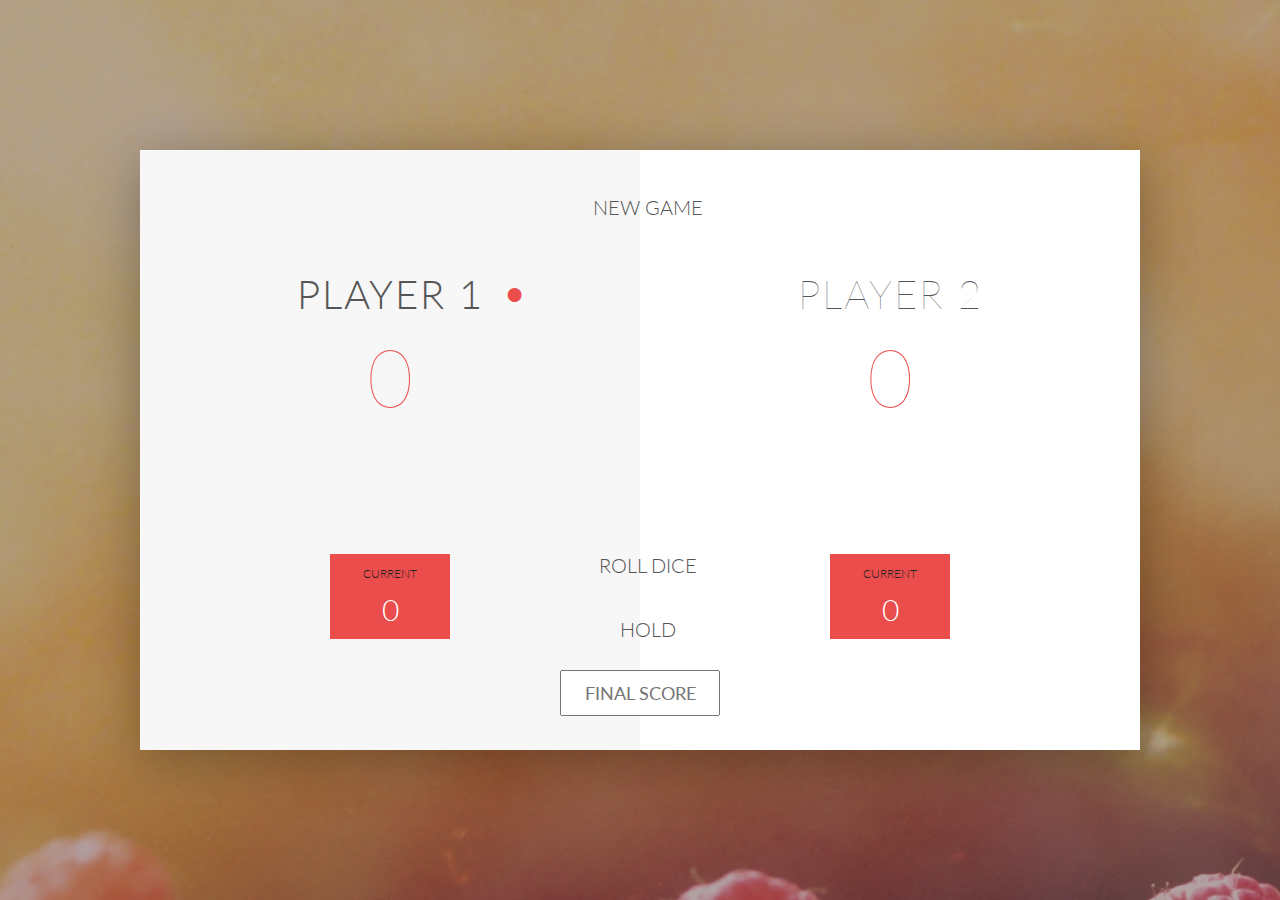
<file: s4/4-DOM-Pig-Game-Final/index.html>
<!DOCTYPE html>
<html lang="en">
    <head>
        <meta charset="UTF-8">
        <link href="https://fonts.googleapis.com/css?family=Lato:100,300,600" rel="stylesheet" type="text/css">
        <link href="http://code.ionicframework.com/ionicons/2.0.1/css/ionicons.min.css" rel="stylesheet" type="text/css">
        <link type="text/css" rel="stylesheet" href="style.css">
        
        <title>Pig Game</title>
    </head>

    <body>
        <div class="wrapper clearfix">
            <div class="player-0-panel active">
                <div class="player-name" id="name-0">Player 1</div>
                <div class="player-score" id="score-0">43</div>
                <div class="player-current-box">
                    <div class="player-current-label">Current</div>
                    <div class="player-current-score" id="current-0">11</div>
                </div>
            </div>
            
            <div class="player-1-panel">
                <div class="player-name" id="name-1">Player 2</div>
                <div class="player-score" id="score-1">72</div>
                <div class="player-current-box">
                    <div class="player-current-label">Current</div>
                    <div class="player-current-score" id="current-1">0</div>
                </div>
            </div>
            
            <button class="btn-new"><i class="ion-ios-plus-outline"></i>New game</button>
            <button class="btn-roll"><i class="ion-ios-loop"></i>Roll dice</button>
            <button class="btn-hold"><i class="ion-ios-download-outline"></i>Hold</button>
            
            <input type="text" placeholder="Final score" class="final-score">
            
            <img src="dice-5.png" alt="Dice" class="dice" id="dice-1">
            <img src="dice-5.png" alt="Dice" class="dice" id="dice-2">
        </div>
        
        <!--<script src="app.js"></script>-->
        <script src="challenges.js"></script>
    </body>
</html>
</file>
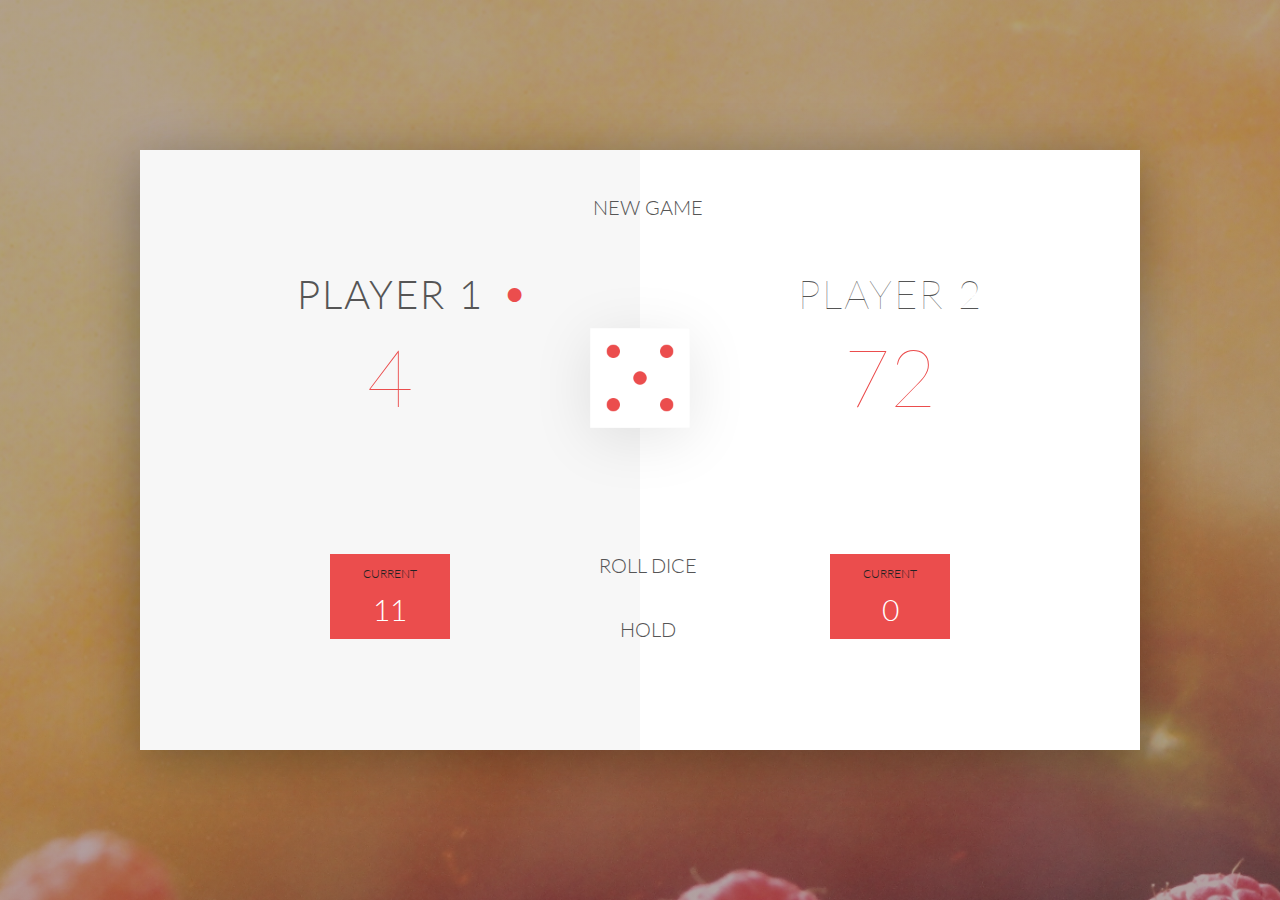
<file: s4/4-DOM-Pig-Game/index.html>
<!DOCTYPE html>
<html lang="en">
    <head>
        <meta charset="UTF-8">
        <link href="https://fonts.googleapis.com/css?family=Lato:100,300,600" rel="stylesheet" type="text/css">
        <link href="http://code.ionicframework.com/ionicons/2.0.1/css/ionicons.min.css" rel="stylesheet" type="text/css">
        <link type="text/css" rel="stylesheet" href="style.css">

        <title>Pig Game</title>
    </head>

    <body>
        <div class="wrapper clearfix">
            <div class="player-0-panel active">
                <div class="player-name" id="name-0">Player 1</div>
                <div class="player-score" id="score-0">43</div>
                <div class="player-current-box">
                    <div class="player-current-label">Current</div>
                    <div class="player-current-score" id="current-0">11</div>
                </div>
            </div>

            <div class="player-1-panel">
                <div class="player-name" id="name-1">Player 2</div>
                <div class="player-score" id="score-1">72</div>
                <div class="player-current-box">
                    <div class="player-current-label">Current</div>
                    <div class="player-current-score" id="current-1">0</div>
                </div>
            </div>

            <button class="btn-new"><i class="ion-ios-plus-outline"></i>New game</button>
            <button class="btn-roll"><i class="ion-ios-loop"></i>Roll dice</button>
            <button class="btn-hold"><i class="ion-ios-download-outline"></i>Hold</button>

            <img src="dice-5.png" alt="Dice" class="dice">
        </div>

        <script src="app.js"></script>
        <!-- <script src="notes-app.js"></script> -->
    </body>
</html>
</file>
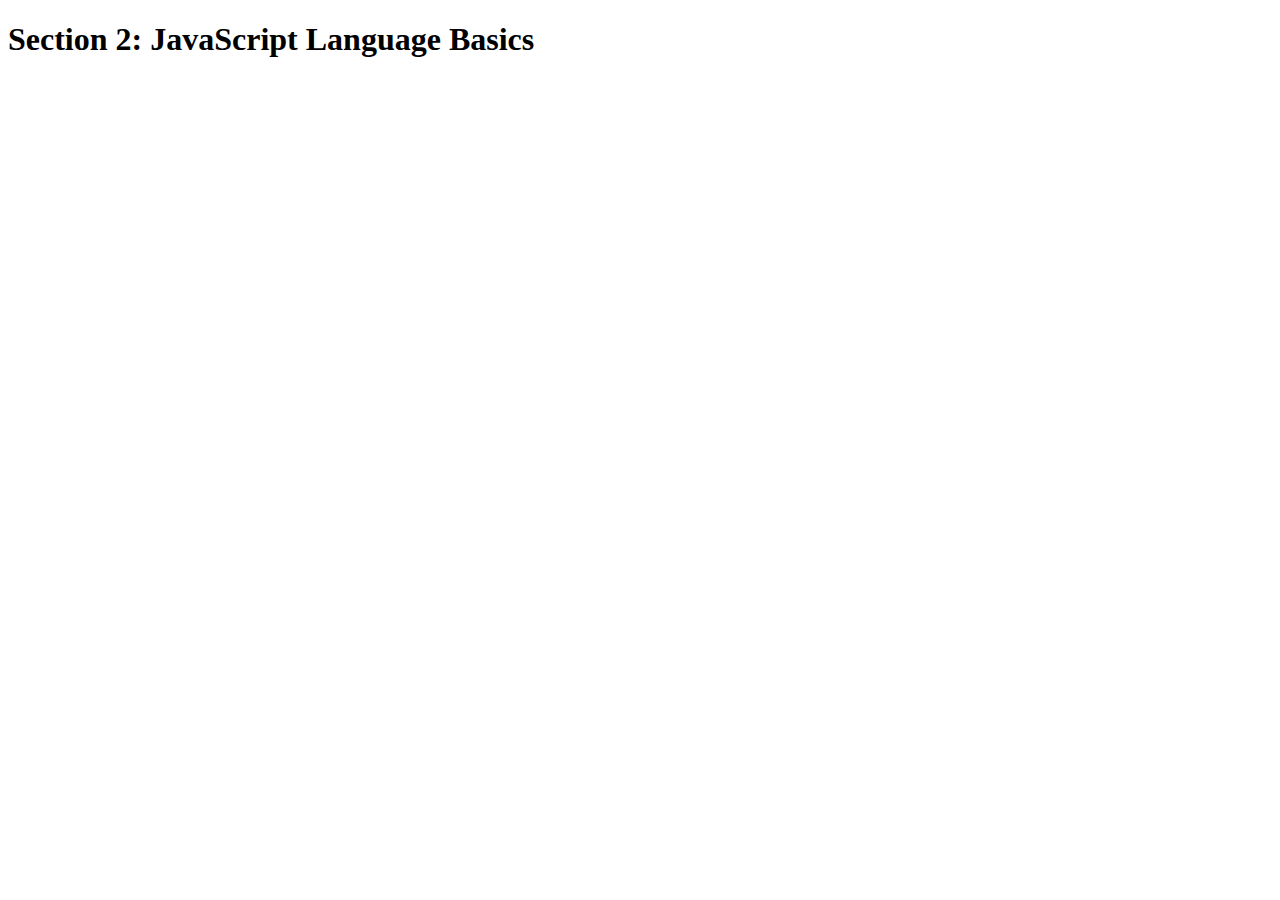
<file: coding-challenge1.html>
<!DOCTYPE html>

<!-- CODING CHALLENGE: simple game -->
<!-- winner = player with highest value of height (in cm) + 5 * player's age -->

<html lang="en">
    <head>
        <meta charset="UTF-8">
        <title>Section 2: JavaScript Language Basics</title>
    </head>

    <body>
        <h1>Section 2: JavaScript Language Basics</h1>
    </body>

    <script>
      // set vars
      var heightJohn = 100;
      var heightMike = 100;
      var heightJane = 100;

      var ageJohn = 20;
      var ageMike = 20;
      var ageJane = 20;

      // calculate scores
      var scoreJohn = heightJohn + 5 * ageJohn;
      var scoreMike = heightMike + 5 * ageMike;
      var scoreJane = heightJane + 5 * ageJane;

        // determine winner
        if (scoreMike > scoreJohn && scoreMike > scoreJane) {
          console.log('Mike wins the game with ' + scoreMike + ' points');
        }
        else if (scoreJohn > scoreMike && scoreJohn > scoreJane) {
          console.log('John wins the game with ' + scoreJohn + ' points');
        }
        else if (scoreJane > scoreJohn && scoreJane > scoreMike ) {
          console.log('Jane wins the game with ' + scoreJane + ' points');
        }

        // draw between 2 players
        else if (scoreJohn === scoreMike && scoreJohn > scoreJane) {
          console.log('It\'s a draw between John and Mike with ' + scoreJohn + ' points each!');
        }
        else if (scoreJane === scoreMike && scoreJane > scoreJohn) {
          console.log('It\'s a draw between Jane and Mike with ' + scoreJane + ' points each!');
        }
        else if (scoreJane === scoreJohn && scoreJane > scoreMike) {
          console.log('It\'s a draw between Jane and John with ' + scoreJane + ' points each!');
        }

        // draw between everybody
        else if (scoreJohn === scoreMike && scoreMike === scoreJane){
          console.log('It\'s a draw between everyone with ' + scoreJohn + ' points each!');
        }
    </script>
</html>
</file>
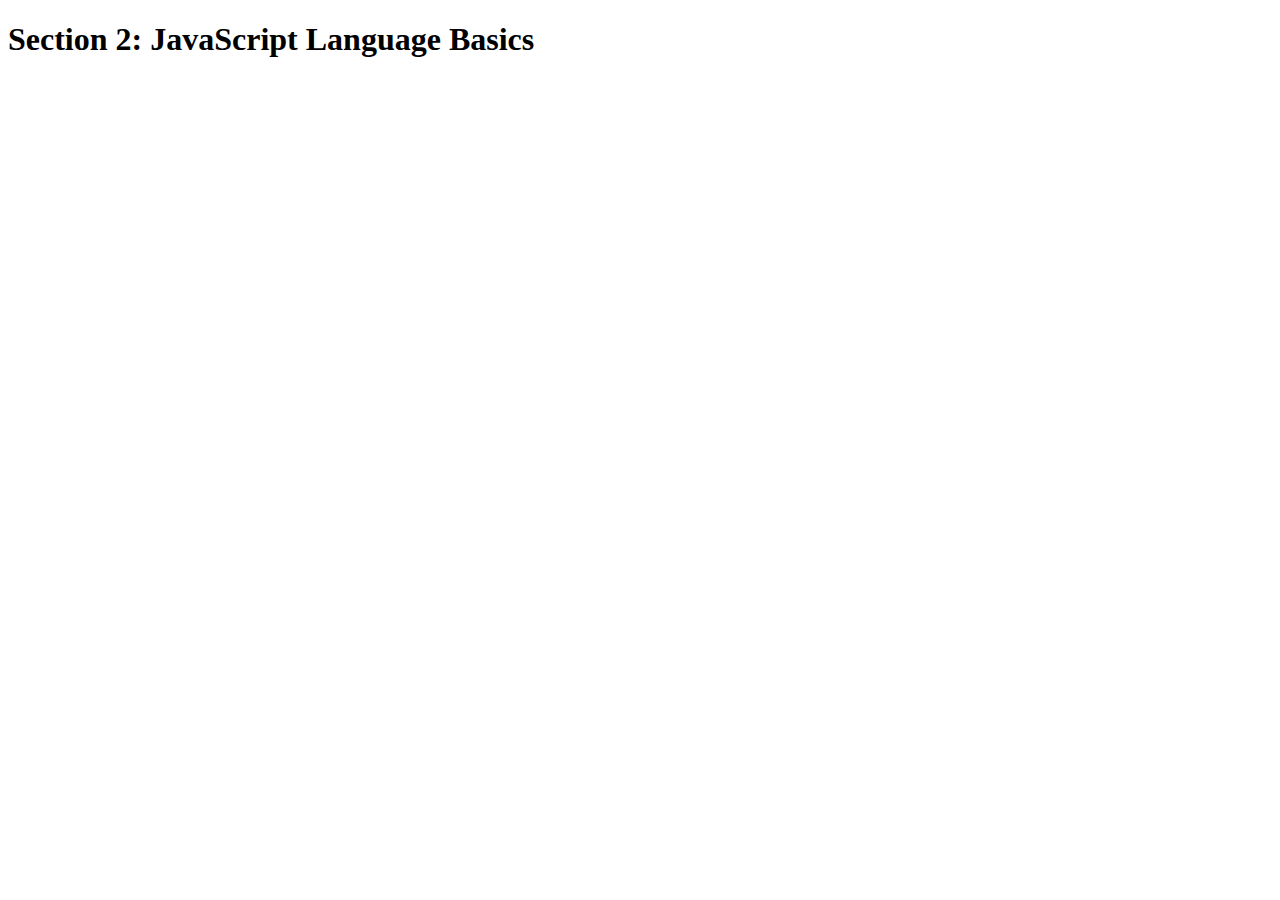
<file: coding-challenge2.html>
<!DOCTYPE html>
<html lang="en">
    <head>
        <meta charset="UTF-8">
        <title>Section 2: JavaScript Language Basics</title>
    </head>

    <body>
        <h1>Section 2: JavaScript Language Basics</h1>
    </body>

    <script>



    // 1. create an array with some years that people were born in.
    var yearOfBirth = [1960, 1970, 1980, 1990, 2000, 2010];

    console.log(yearOfBirth);

    // 2. create empty array to store age
    var ages = [];
    console.log(ages);

    // 3. use a loop to fill the array with the ages of the persons
    for (var i = 0; i < yearOfBirth.length; i++) {

      var currentYear = 2017;
      console.log(ages.push(currentYear - yearOfBirth[i]));

      // alt method: ages[i] = 2016 - yearOfBirth[i];
    }

    // 4. use another loop to log into the console whether each person is of full age (18 +), as well as their age
    for (i = 0; i < ages.length; i++) {

      if (ages[i] >= 18) {
        console.log('Person ' + (i + 1) + ' is ' + ages[i] + ' years old, and is of full age');
      } else {
        console.log('Person ' + (i + 1) + ' is ' + ages[i] + ' years old, and is NOT of full age');
      }

    }



    // 5. Finally, create a function called printFullAge which recieves a vector of years as an argument, executes the steps2, 3 and 4, and returns a vector of true/false boolean values. True if person > 18 years, false if not.

    // var years = [1990, 1980, 1970, 1960];
    // console.log(years);
/*
    function printFullAge(years){
      // empty arrays to store age and years
      var age = [];
      console.log(age);

        // push a persons age to the age array
        for (var i = 0; i < years.length; i++) {

          var currentYear = 2017;

          console.log(age.push(currentYear - years[i]));


          // boolean var to denote if person is over the legal age
          var fullAge = [];
          for (var i = 0; i < age.length; i++) {

            if (age[i] >= 18) {
              fullAge.push(true);
            } else {
              fullAge.push(false);
            }
            console.log(fullAge);
            }
        }

      }


    var full_1 = printFullAge([2010, 2000, 1990, 1980, 1970, 1960]);
    var full_2 = printFullAge([1960, 1970, 1980, 1990, 2000, 2010]);
*/
    /* note: at the end of my solution, it successfully passed the years array to the function and returned a value of true/ false depending on whether a person is over 18 or not. However, each true/ false output was outputted as a seperate array*/

    </script>
</html>
</file>
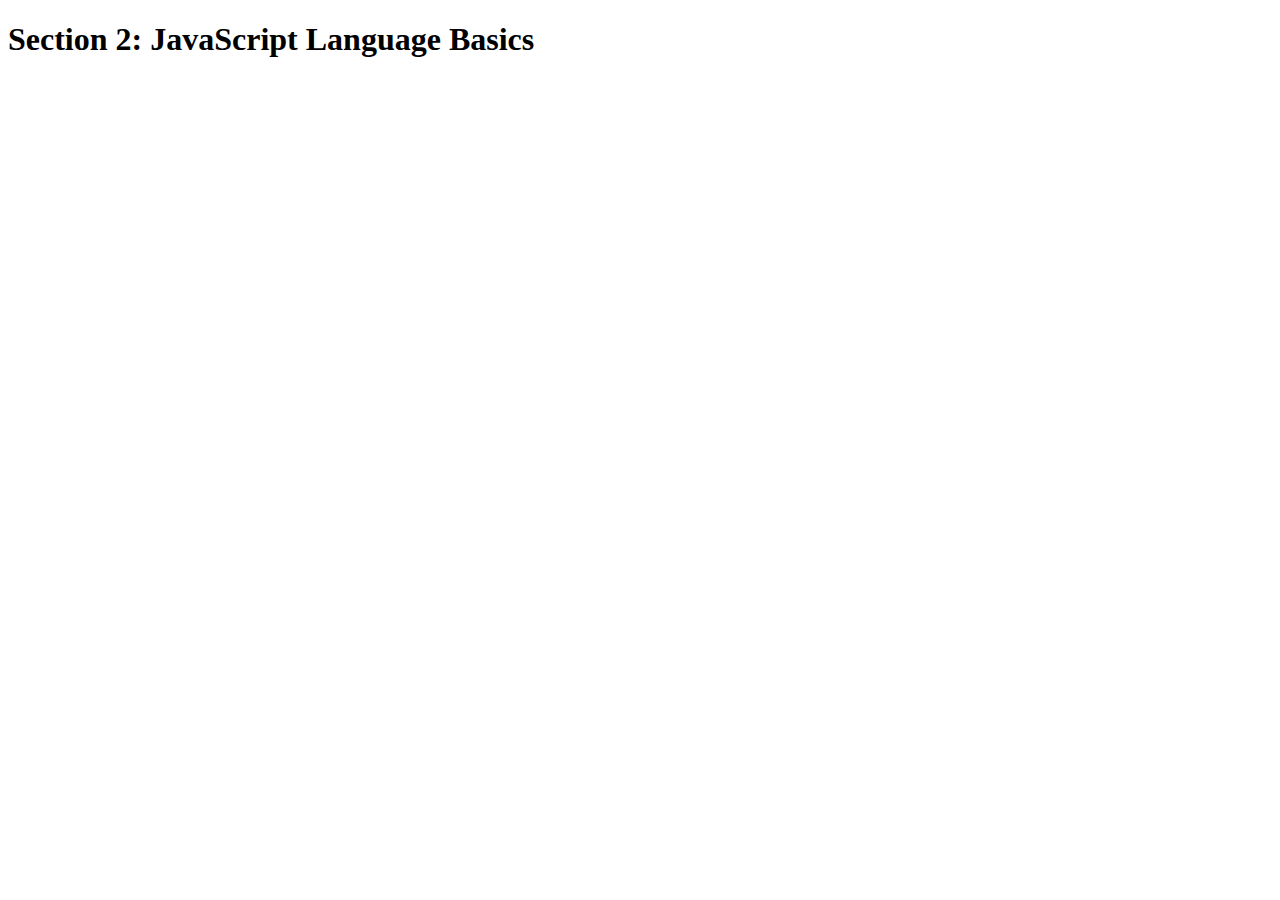
<file: s2-js-language-basics.html>
<!DOCTYPE html>
<html lang="en">
    <head>
        <meta charset="UTF-8">
        <title>Section 2: JavaScript Language Basics</title>
    </head>

    <body>
        <h1>Section 2: JavaScript Language Basics</h1>
    </body>

    <script>

    /*  *** Lecture: Variables 1.0 ***  */
/*

    // create vars
    var name = 'Jessica';
    var lastName = 'Salmon';
    var age = 24;
    var fullAge = true;

    // log them to the console
    console.log(name + ' ' + lastName);
    console.log(age);
    console.log(fullAge);

    // Primative JS Data Types = number/ string/ boolean/ undefined/ null
    // PRIMATIVE = they are not objects
    // remember: JS has dynamic typing, meaning you dont have to declare variable types. However, can be the source of hard to find bugs

*/
    /* ========================================================= */


    /* *** Lecture: Variables 2.0 *** */
/*

    var name = 'Jessica';
    var age = 24;

    // JS is going to coerce the age var to a string in this case
    console.log(name + ' ' + age);

    // JS will simply add these numbers, and will be number not string
    console.log(age + age);


    // we can also declare vars without immediately defining them
    var job, isMarried;

    // then we can define them later
    job = 'web developer';
    isMarried = false;

    // let's put it all together
    console.log(name + ' is a ' + age + ' year old ' + job + '. Is she married? ' + isMarried + '.');


    // reassign the value of these vars
    age = 'thirty six';
    job = 'driver';

    // see how these values have now changed/ been redefined/ mutated
    console.log(name + ' is a ' + age + ' year old ' + job + '. Is she married? ' + isMarried + '.');

    // for getting data from the console. Prompt & alert are for debugging or test something in early stages of development
    //  var lastName = prompt('what is the last name?');

    //  console.log(lastName);

     alert(name + ' is a ' + age + ' year old ' + job + '. Is she married? ' + isMarried + '.');

*/
    /* ========================================================= */

    /* *** Lecture: operators *** */
/*

    // we need to use this year more than once. Therefore let's make a variable
    var now = 2016;
    var birthYear = now - 24;

    // operator presedence: MDN table, higher the number, higher the presedence

    // 2016 - 48
    birthYear = now - 24 * 2;
    console.log(birthYear);

    var ageJohn = 30;
    var ageMark = 30;

    git// we can assign the value of one variable to another, and declare the value at the same time. Thank you right-left execution!
    ageJohn = ageMark = (3 + 5) * 4 - 6;

    ageJohn++;
    ageMark *= 2;

    console.log(ageJohn);
    console.log(ageMark);

*/
    /* ========================================================= */


    /* *** Lecture: if/else statements *** */
/*

    var name = 'Jessica';
    var age = 24;
    var isMarried = false;

    if(isMarried !== false) {
      // good example of subtle difference between false and !==(not)false
      console.log(name + ' is married')
    } else {
      console.log(name + ' is not married');
    }


    // on type coercion and == vs ===:
    // == does type coercion
    // === does not
    if (23 == "23") {
      console.log('something to print...');
    }
    // js thinks these are the same thing because of type coercion

    if (23 === "23") {
      console.log('something to print...');
    }
    // they not the same thing, these are effectively false

    // to avoid difficult to fix bugs, use ===

*/
    /* ========================================================= */


    /* *** Lecture: Boolean Logic and Switch Statements *** */
/*

    // boolean logic is loosely a branch of computer science which deals with true and false values. TRUTH TABLES
    var age = 20;

    // < and > effectively return true/false
    if (age <= 19) {
      console.log('John is a teenager');
    } else if (age >= 20 && age <= 30){
      console.log('John is a young man');
    } else {
      console.log('John is a man');
    }

    var job = 'teacher';
    job = prompt('what does john do?');

    switch (job) {
        case 'teacher':
          console.log('John teaches kids.');
          break;
        case 'driver':
          console.log('John drives a cab in Lisbon');
          break;
        case 'cop':
          console.log('John helps fight crime');
          break;
        default:
          console.log('John does something else');
    }

*/
    /* ========================================================= */

    /* *** Lecture: Functions *** */
/*

    function birthYear(currentYear, age){
      console.log(currentYear - age);
    }
    // call
    birthYear( 2016, 24);

    // my way at function declaration
    function myCalculateAge(currentYear, birthYear){
      console.log(currentYear - birthYear);
    }
    // call
    myCalculateAge (2016, 1992);



    // his way of function declaration
    function calculateAge (yearOfBirth) {
      var age = 2016 - yearOfBirth;
      return age;
    }

    // this is how we store it. Stores the output to the new variable
    var ageJessica = calculateAge(1992);
    console.log(ageJessica)


    var ageMike = calculateAge(1994);
    console.log(ageMike);


    // function that tells us how many years we have left until retirement
    // functions don't always have to return something
    // functions can call other functions
    function yearsUntilRetirement(name, birthYear) {

      var age = calculateAge(birthYear);
      var retirement = 65 - age;

        if (retirement > 0) {
          console.log(name + ' retires in ' + retirement + ' years.');
        }
        else if (retirement < 0) {
          console.log(name + ' has been retired for ' + Math.abs(retirement) + ' years');
        }
        else {
          console.log(name + ' has retired within the last year.');
        }

    }

    // call function
    yearsUntilRetirement('John', 1990);
    yearsUntilRetirement('Mike', 1969);
    yearsUntilRetirement('Jane', 1948);

    // remember: functions don't have to return anything and functions can return other functions

*/
    /* ========================================================= */

    /* *** Lecture: Statements (function declaration) and Expressions(function expressions) *** */
/*

    // function statement/declaration
    function someFun(parameter){
      // our code here
    }

    // function expression
    var someFun = function(parameter){
      // our code here
    }

    // difference: an expression produces and stores a value
    // a statement just performs an action, but does not produce or store immediate value

    // expressions, because it produces an output, an outcome
    3 + 4; // outcome = value which is 7
    var x = 3; // outcome = variable which is 3

    // statements
    if (x === 5){
      // do something
      // BUT nothing is stored as a result of this
    }

*/
    /* ========================================================= */

    /* *** Lecture: Arrays *** */
/*

    // a way of bundling various info into one variable
    var names = ['John', 'Jane', 'Mike'];
    var years = new Array (1990, 1969, 1948);

    // access an index of an array
    console.log(names[1]);

    // mutate a value in an array
    names[1] = 'Ben';
    console.log(names);


    // array methods
    var john = ['John', 'Smith', 1990, 'designer', false]

    // PUSH adds element to end of array
    john.push('blue');
    console.log(john);

    // UNSHIFT adds element to start of array
    john.unshift('Mr.');
    console.log(john);

    // POP accepts no parameters. Takes the last element from an array and returns the removed value
    john.pop();
    console.log(john);

    // SHIFT accepts no paramaters. Removes first element.
    john.shift();
    console.log(john);

    // VERY USEFUL = indexOf
    // returns the position of the element that we pass into it.
    var johnIndex = john.indexOf('Smith');
    console.log(johnIndex);

    // most important use case of indexOf = to find out if a certain element is or is not in an array

    // if element is not in the array, indexOF method will return -1

    // this is the beauty/ horror of JS
    if (john.indexOf('teacher') === -1) {
      console.log('John is not a teacher');
    }

*/
    /* ========================================================= */

    /* *** Lecture: Objects and Properties *** */
/*

    // in object, order isn't important, unlike in vars

    // object literal
    // we can see each of the key/value pairs as a variable inside the john object
    var john = {
      name: 'John',
      lastName: 'Smith',
      yearOfBirth: 1990,
      job: 'teacher',
      isMarried: false,
    };

    console.log(john);

    // accessing value of a property
    console.log(john.lastName);
    console.log(john['lastName']);

    var xyz = 'job';
    console.log(john[xyz]);

    // data mutation
    john.lastName = 'Miller';
    john['job'] = 'programmer';
    console.log(john);


    // object (constructor?)
    var jane = new Object ();
      jane.name = 'Jane';
      jane.lastName = 'Smith';
      jane['yearOfBirth'] = 1969;
      jane['job'] = 'retired';
      jane['isMarried'] = true;


    console.log(jane);

*/
    /* ========================================================= */

    /* *** Lecture: Objects and Methods *** */

/*
    // objects can hold different type of data
    // objects can hold other objects, arrays and functions (methods)

    var john = {
      name: 'John',
      lastName: 'Smith',
      yearOfBirth: 1990,
      job: 'teacher',
      isMarried: false,
      family: ['Jane', 'Mark', 'Bob'],
      calculateAge: function() {
        // return 2016 - this.yearOfBirth;
        // this, means john because it's this object

        this.age = 2016 - this.yearOfBirth;
        // when we call this method create a new var or property inside john object called age and then calculate this value and assign it to this variable
      }
    };
    john.calculateAge();
    console.log(john);

    // accessing arrays within object
    console.log(john.family[2]);


    // don't need below, as our method does it automatically
    // console.log( john.calculateAge() );
    // store the value in a variable
    // var age = john.calculateAge();
    // age the variable to the object
    // john.age = age;

    console.log(john);

*/
    /* ========================================================= */

    /* *** Lecture: Loops and Iterations *** */
/*
    // loops are a control structure

    // the FOR loop
    for (var i = 0; i <= 10; i++){
      if (i > 0) {
        console.log(i);
      }
    }

    // loop through names in an array and print out
    var names = ['john', 'jane', 'mary', 'mark', 'bob', 'sandra'];

    for (var i = 0; i < names.length; i++) {
      console.log(names[i]);
    }

    // print out a certain number (other way around)
    // we want to start at 4, not 5
    for (var i = names.length - 1; i >= 0; i--) {
      console.log(names[i]);
    }


    // while loops
    // only has the condition which is evaluated before each iteration
    var names = ['john', 'jane', 'mary', 'mark', 'bob', 'sandra'];

    // if we want it to loop, we must include a counter before the loop
    var i = 0;
    while (i < names.length) {
      console.log(names[i]);
      i++;
    }

    // break and continue (statement)
    // break = is to break out of a loop
    // continue = quit current iteration of the loop, and continue with the next one

    for (var i = 1; i <= 5; i++) {
      console.log(i);

      if (i === 3){
        break;
      }
    }


    for (var i = 1; i <= 5; i++) {

      if (i === 3){
        continue;
      }
      // 3 gets skips (basic example, not real world )

      console.log(i);
*/
    /* ========================================================= */

    /* *** Important Note: ES5, ES6 / ES2015 and ES2016 *** */

    /* ========================================================= */

    </script>
</html>
</file>
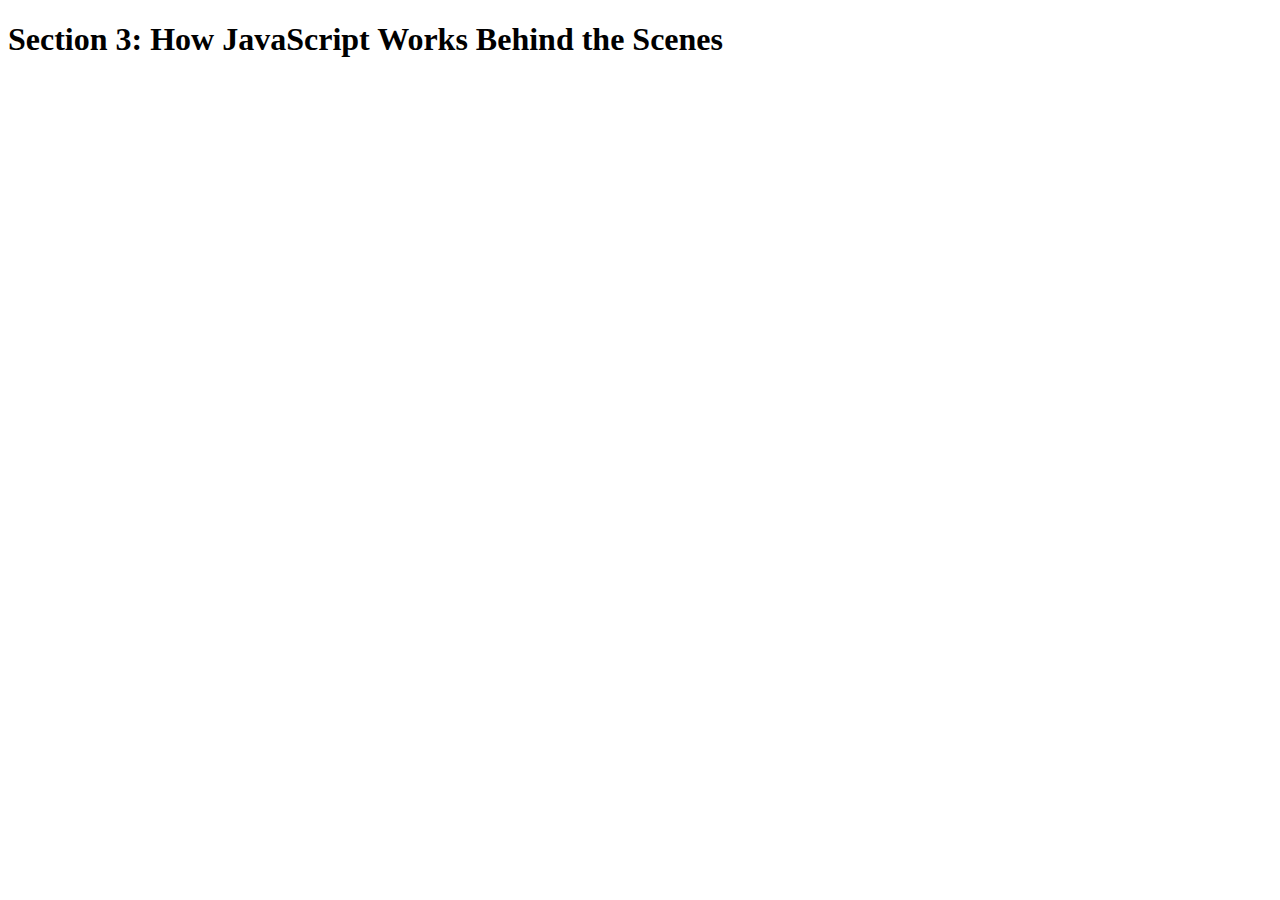
<file: s3-js-behind-the-scenes.html>
<!DOCTYPE html>
<html lang="en">
    <head>
        <meta charset="UTF-8">
        <title>Section 3: How JavaScript Works Behind the Scenes</title>
    </head>

    <body>
        <h1>Section 3: How JavaScript Works Behind the Scenes</h1>
    </body>

    <script>

    /*  *** 27. How Our Code is Executed: JS Parsers and Engines ***  */

  /*
    JS is always hosted in some environment:
      - most typically a browser
      - BUT, can also be other hosts, such as node.js web server


    JS behind the scenes:
      - the environment has some sort of JS engine, a programme that executes JS code
      - step 1: our code is parsed by a parser. Reads the code line by line and checks it's correct. That means it must know the JS rules, and if our code is incorrect it will stop the execution and throw and error.
      - step 2: if our code passes the parser's requirements for valid JS, our engine produces a data structure known as the 'Abstract Syntax Tree'.
      - step 3: the Abstract Syntax Tree translates our code into machine code. At this point, our code is no longer JS code, but a code/ set of instructions that can be executed directly by the computers processor
      - step 4: the code runs and does its work
  */

    /* ========================================================= */


    /*  *** 28. Execution Contexts and the Execution Stack ***  */

  /*
    The order in which things are run = the execution context

  */

    /* ========================================================= */

    /*  *** 29. Execution Contents in Detail: Creation and Execution Phases and Hoisting ***  */

    /* ========================================================= */

    /*  *** 30. Hoisting in Practice ***  */

    
    /* ========================================================= */

    /*  *** 31. Scoping and the Scope Chain ***  */

    /* ========================================================= */

    /*  *** 32. The 'this' Keyword ***  */

    /* ========================================================= */

    /*  *** 33. The 'this' Keyword in Practice ***  */

    /* ========================================================= */

    </script>
    </html>
</file>
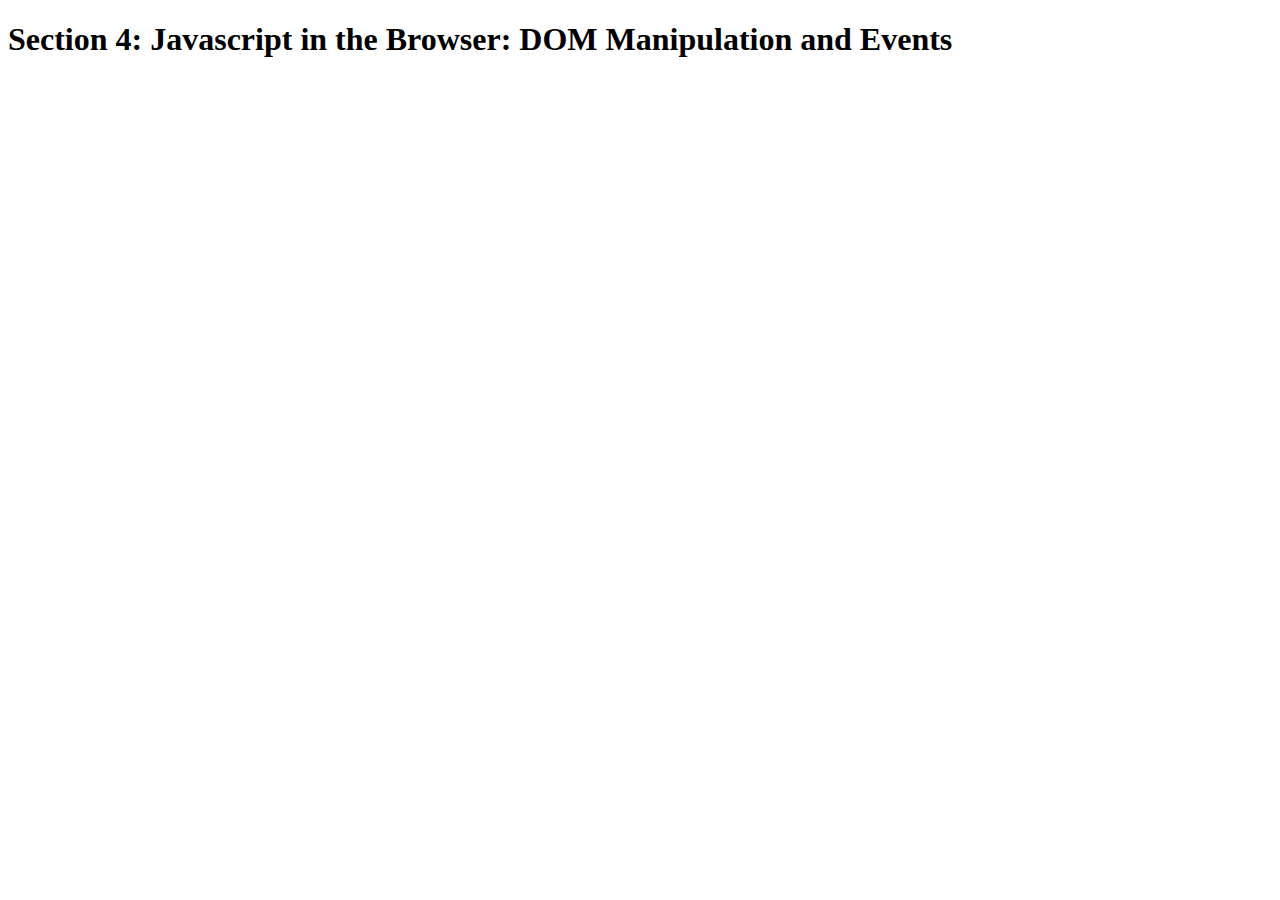
<file: s4-js-in-broswer-dom-and-events.html>
<!DOCTYPE html>
<html lang="en">
    <head>
        <meta charset="UTF-8">
        <title>Section 4: Javascript in the Browser: DOM Manipulation and Events</title>
    </head>

    <body>
        <h1>Section 4: Javascript in the Browser: DOM Manipulation and Events</h1>
    </body>

    <script>

    /* *** 36. Lecture: The DOM and DOM Manipulation *** */

    /* ========================================================= */


    /* *** 37. Lecture: 5-Minute HTML and CSS Crash Course *** */

    /* ========================================================= */



    /* *** 38. Lecture: Project Setup and Details *** */

    /* ========================================================= */


    /* *** 39. Lecture: The DOM and DOM Manipulation *** */

    /* ========================================================= */


    /* *** 40. Lecture: Events and Event Handling: Rolling the Dice *** */

    /* ========================================================= */


    /* *** 41. Lecture: Updating Scores and Changing the Active Player *** */

    /* ========================================================= */


    /* *** 42. Lecture: Implementing Our 'Hold' Function and and the DRY Principle *** */

    /* ========================================================= */


    /* *** 43. Lecture: Creating a Game Initialization Function *** */

    /* ========================================================= */


    /* *** 44. Lecture: Finishing Touches: State Variables *** */

    /* ========================================================= */



    </script>
</html>
</file>
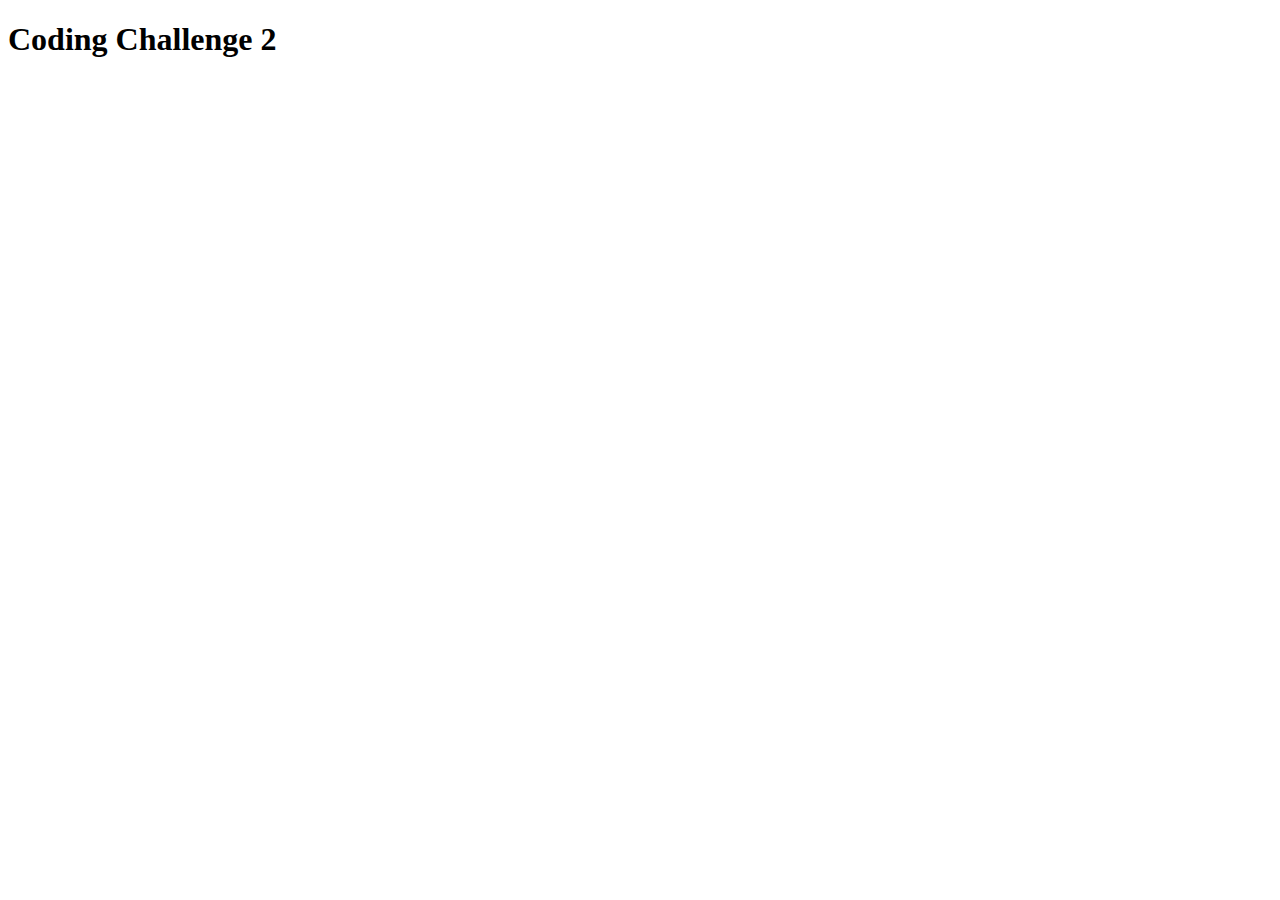
<file: s2/coding-challenge2.html>
<!DOCTYPE html>
<html lang="en">
    <head>
        <meta charset="UTF-8">
        <title>Coding Challenge 2</title>
    </head>

    <body>
        <h1>Coding Challenge 2</h1>
    </body>

    <script>


/*
    // preliminary steps
    // 1. create an array with some years that people were born in.
    var yearOfBirth = [1960, 1970, 1980, 1990, 2000, 2010];

    console.log(yearOfBirth);

    // 2. create empty array to store age
    var ages = [];
    console.log(ages);

    // 3. use a loop to fill the array with the ages of the persons
    for (var i = 0; i < yearOfBirth.length; i++) {

      var currentYear = 2017;
      console.log(ages.push(currentYear - yearOfBirth[i]));

      // alt method: ages[i] = 2016 - yearOfBirth[i];
    }

    // 4. use another loop to log into the console whether each person is of full age (18 +), as well as their age

    for (i = 0; i < ages.length; i++) {

      if (ages[i] >= 18) {
        console.log('Person ' + (i + 1) + ' is ' + ages[i] + ' years old, and is of full age');
      } else {
        console.log('Person ' + (i + 1) + ' is ' + ages[i] + ' years old, and is NOT of full age');
      }

    }
*/


    // 5. Finally, create a function called printFullAge which recieves a vector of years as an argument, executes the steps2, 3 and 4, and returns a vector of true/false boolean values. True if person > 18 years, false if not.

    function printFullAge(years){
      // empty arrays to store age and years
      var ages = [];
      var fullAges = [];

      console.log(ages);

        // push a persons age to the age array
        for (var i = 0; i < years.length; i++) {

          var currentYear = 2017;
          console.log(ages.push(currentYear - years[i]));
        }

        // return a sentence that denotes if a person is of legal age, and store a true/false value in an array
          for (var i = 0; i < ages.length; i++) {

            if (ages[i] >= 18) {
              console.log('Person ' + (i + 1) + ' is ' + ages[i] + ' years old, and is of full age');
              fullAges.push(true);
            } else {
              console.log('Person ' + (i + 1) + ' is ' + ages[i] + ' years old, and is NOT of full age');
              fullAges.push(false);
            }

          }

          return fullAges;
      }


    var full_1 = printFullAge([2010, 2000, 1990, 1980, 1970, 1960]);
    var full_2 = printFullAge([1960, 1970, 1980, 1990, 2000, 2010]);

    /* note: at the end of my solution, it successfully passed the years array to the function and returned a value of true/ false depending on whether a person is over 18 or not. However, each true/ false output was outputted as a seperate array */

    /* work has been updated with help of the solution video and now pushes to a single array, as requested*/

    </script>
</html>
</file>
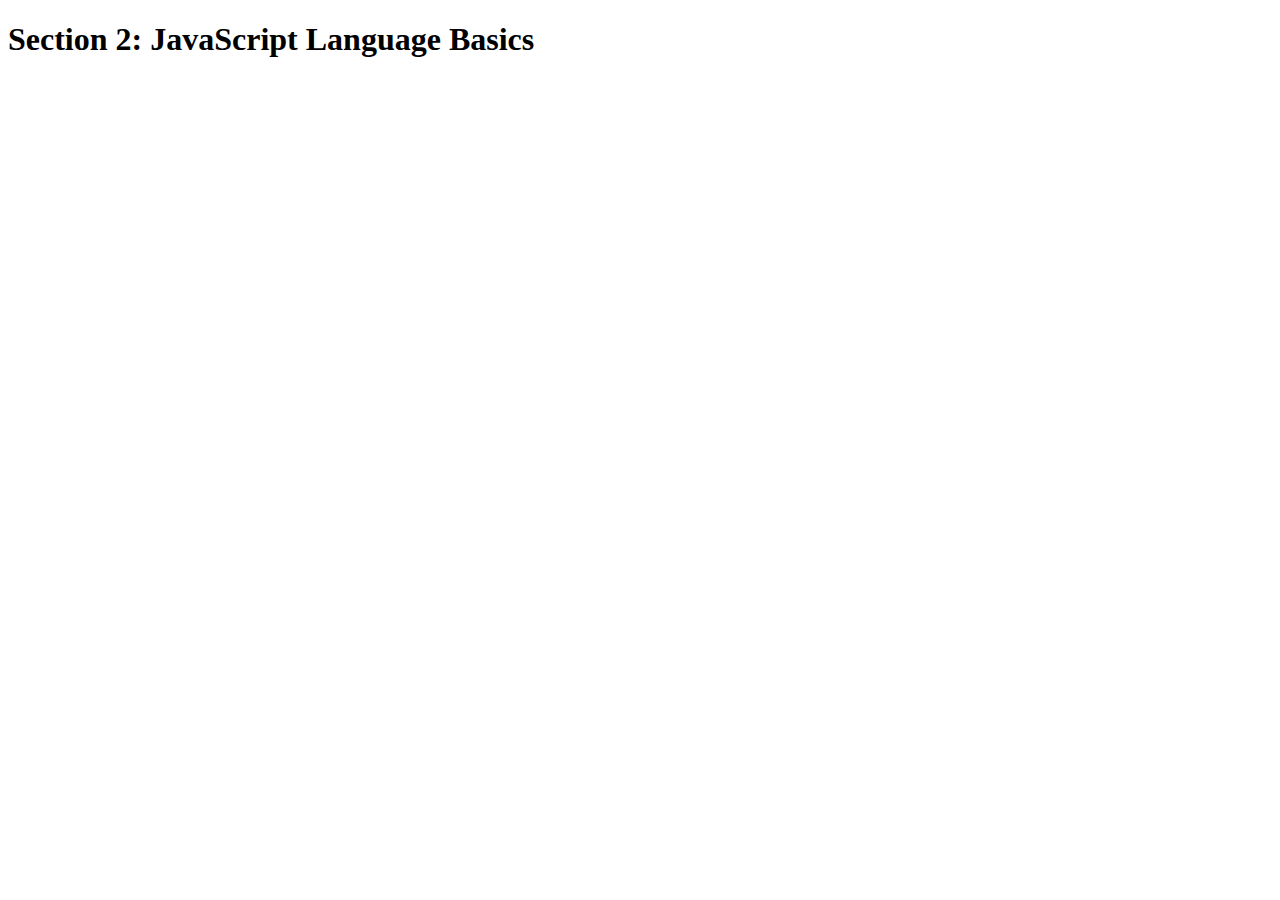
<file: s2/s2-js-language-basics.html>
<!DOCTYPE html>
<html lang="en">
    <head>
        <meta charset="UTF-8">
        <title>Section 2: JavaScript Language Basics</title>
    </head>

    <body>
        <h1>Section 2: JavaScript Language Basics</h1>
    </body>

    <script>

    /*  *** Lecture: Variables 1.0 ***  */
/*

    // create vars
    var name = 'Jessica';
    var lastName = 'Salmon';
    var age = 24;
    var fullAge = true;

    // log them to the console
    console.log(name + ' ' + lastName);
    console.log(age);
    console.log(fullAge);

    // Primative JS Data Types = number/ string/ boolean/ undefined/ null
    // PRIMATIVE = they are not objects
    // remember: JS has dynamic typing, meaning you dont have to declare variable types. However, can be the source of hard to find bugs

*/
    /* ========================================================= */


    /* *** Lecture: Variables 2.0 *** */
/*

    var name = 'Jessica';
    var age = 24;

    // JS is going to coerce the age var to a string in this case
    console.log(name + ' ' + age);

    // JS will simply add these numbers, and will be number not string
    console.log(age + age);


    // we can also declare vars without immediately defining them
    var job, isMarried;

    // then we can define them later
    job = 'web developer';
    isMarried = false;

    // let's put it all together
    console.log(name + ' is a ' + age + ' year old ' + job + '. Is she married? ' + isMarried + '.');


    // reassign the value of these vars
    age = 'thirty six';
    job = 'driver';

    // see how these values have now changed/ been redefined/ mutated
    console.log(name + ' is a ' + age + ' year old ' + job + '. Is she married? ' + isMarried + '.');

    // for getting data from the console. Prompt & alert are for debugging or test something in early stages of development
    //  var lastName = prompt('what is the last name?');

    //  console.log(lastName);

     alert(name + ' is a ' + age + ' year old ' + job + '. Is she married? ' + isMarried + '.');

*/
    /* ========================================================= */

    /* *** Lecture: operators *** */
/*

    // we need to use this year more than once. Therefore let's make a variable
    var now = 2016;
    var birthYear = now - 24;

    // operator presedence: MDN table, higher the number, higher the presedence

    // 2016 - 48
    birthYear = now - 24 * 2;
    console.log(birthYear);

    var ageJohn = 30;
    var ageMark = 30;

    git// we can assign the value of one variable to another, and declare the value at the same time. Thank you right-left execution!
    ageJohn = ageMark = (3 + 5) * 4 - 6;

    ageJohn++;
    ageMark *= 2;

    console.log(ageJohn);
    console.log(ageMark);

*/
    /* ========================================================= */


    /* *** Lecture: if/else statements *** */
/*

    var name = 'Jessica';
    var age = 24;
    var isMarried = false;

    if(isMarried !== false) {
      // good example of subtle difference between false and !==(not)false
      console.log(name + ' is married')
    } else {
      console.log(name + ' is not married');
    }


    // on type coercion and == vs ===:
    // == does type coercion
    // === does not
    if (23 == "23") {
      console.log('something to print...');
    }
    // js thinks these are the same thing because of type coercion

    if (23 === "23") {
      console.log('something to print...');
    }
    // they not the same thing, these are effectively false

    // to avoid difficult to fix bugs, use ===

*/
    /* ========================================================= */


    /* *** Lecture: Boolean Logic and Switch Statements *** */
/*

    // boolean logic is loosely a branch of computer science which deals with true and false values. TRUTH TABLES
    var age = 20;

    // < and > effectively return true/false
    if (age <= 19) {
      console.log('John is a teenager');
    } else if (age >= 20 && age <= 30){
      console.log('John is a young man');
    } else {
      console.log('John is a man');
    }

    var job = 'teacher';
    job = prompt('what does john do?');

    switch (job) {
        case 'teacher':
          console.log('John teaches kids.');
          break;
        case 'driver':
          console.log('John drives a cab in Lisbon');
          break;
        case 'cop':
          console.log('John helps fight crime');
          break;
        default:
          console.log('John does something else');
    }

*/
    /* ========================================================= */

    /* *** Lecture: Functions *** */
/*

    function birthYear(currentYear, age){
      console.log(currentYear - age);
    }
    // call
    birthYear( 2016, 24);

    // my way at function declaration
    function myCalculateAge(currentYear, birthYear){
      console.log(currentYear - birthYear);
    }
    // call
    myCalculateAge (2016, 1992);



    // his way of function declaration
    function calculateAge (yearOfBirth) {
      var age = 2016 - yearOfBirth;
      return age;
    }

    // this is how we store it. Stores the output to the new variable
    var ageJessica = calculateAge(1992);
    console.log(ageJessica)


    var ageMike = calculateAge(1994);
    console.log(ageMike);


    // function that tells us how many years we have left until retirement
    // functions don't always have to return something
    // functions can call other functions
    function yearsUntilRetirement(name, birthYear) {

      var age = calculateAge(birthYear);
      var retirement = 65 - age;

        if (retirement > 0) {
          console.log(name + ' retires in ' + retirement + ' years.');
        }
        else if (retirement < 0) {
          console.log(name + ' has been retired for ' + Math.abs(retirement) + ' years');
        }
        else {
          console.log(name + ' has retired within the last year.');
        }

    }

    // call function
    yearsUntilRetirement('John', 1990);
    yearsUntilRetirement('Mike', 1969);
    yearsUntilRetirement('Jane', 1948);

    // remember: functions don't have to return anything and functions can return other functions

*/
    /* ========================================================= */

    /* *** Lecture: Statements (function declaration) and Expressions(function expressions) *** */
/*

    // function statement/declaration
    function someFun(parameter){
      // our code here
    }

    // function expression
    var someFun = function(parameter){
      // our code here
    }

    // difference: an expression produces and stores a value
    // a statement just performs an action, but does not produce or store immediate value

    // expressions, because it produces an output, an outcome
    3 + 4; // outcome = value which is 7
    var x = 3; // outcome = variable which is 3

    // statements
    if (x === 5){
      // do something
      // BUT nothing is stored as a result of this
    }

*/
    /* ========================================================= */

    /* *** Lecture: Arrays *** */
/*

    // a way of bundling various info into one variable
    var names = ['John', 'Jane', 'Mike'];
    var years = new Array (1990, 1969, 1948);

    // access an index of an array
    console.log(names[1]);

    // mutate a value in an array
    names[1] = 'Ben';
    console.log(names);


    // array methods
    var john = ['John', 'Smith', 1990, 'designer', false]

    // PUSH adds element to end of array
    john.push('blue');
    console.log(john);

    // UNSHIFT adds element to start of array
    john.unshift('Mr.');
    console.log(john);

    // POP accepts no parameters. Takes the last element from an array and returns the removed value
    john.pop();
    console.log(john);

    // SHIFT accepts no paramaters. Removes first element.
    john.shift();
    console.log(john);

    // VERY USEFUL = indexOf
    // returns the position of the element that we pass into it.
    var johnIndex = john.indexOf('Smith');
    console.log(johnIndex);

    // most important use case of indexOf = to find out if a certain element is or is not in an array

    // if element is not in the array, indexOF method will return -1

    // this is the beauty/ horror of JS
    if (john.indexOf('teacher') === -1) {
      console.log('John is not a teacher');
    }

*/
    /* ========================================================= */

    /* *** Lecture: Objects and Properties *** */
/*

    // in object, order isn't important, unlike in vars

    // object literal
    // we can see each of the key/value pairs as a variable inside the john object
    var john = {
      name: 'John',
      lastName: 'Smith',
      yearOfBirth: 1990,
      job: 'teacher',
      isMarried: false,
    };

    console.log(john);

    // accessing value of a property
    console.log(john.lastName);
    console.log(john['lastName']);

    var xyz = 'job';
    console.log(john[xyz]);

    // data mutation
    john.lastName = 'Miller';
    john['job'] = 'programmer';
    console.log(john);


    // object (constructor?)
    var jane = new Object ();
      jane.name = 'Jane';
      jane.lastName = 'Smith';
      jane['yearOfBirth'] = 1969;
      jane['job'] = 'retired';
      jane['isMarried'] = true;


    console.log(jane);

*/
    /* ========================================================= */

    /* *** Lecture: Objects and Methods *** */

/*
    // objects can hold different type of data
    // objects can hold other objects, arrays and functions (methods)

    var john = {
      name: 'John',
      lastName: 'Smith',
      yearOfBirth: 1990,
      job: 'teacher',
      isMarried: false,
      family: ['Jane', 'Mark', 'Bob'],
      calculateAge: function() {
        // return 2016 - this.yearOfBirth;
        // this, means john because it's this object

        this.age = 2016 - this.yearOfBirth;
        // when we call this method create a new var or property inside john object called age and then calculate this value and assign it to this variable
      }
    };
    john.calculateAge();
    console.log(john);

    // accessing arrays within object
    console.log(john.family[2]);


    // don't need below, as our method does it automatically
    // console.log( john.calculateAge() );
    // store the value in a variable
    // var age = john.calculateAge();
    // age the variable to the object
    // john.age = age;

    console.log(john);

*/
    /* ========================================================= */

    /* *** Lecture: Loops and Iterations *** */
/*
    // loops are a control structure

    // the FOR loop
    for (var i = 0; i <= 10; i++){
      if (i > 0) {
        console.log(i);
      }
    }

    // loop through names in an array and print out
    var names = ['john', 'jane', 'mary', 'mark', 'bob', 'sandra'];

    for (var i = 0; i < names.length; i++) {
      console.log(names[i]);
    }

    // print out a certain number (other way around)
    // we want to start at 4, not 5
    for (var i = names.length - 1; i >= 0; i--) {
      console.log(names[i]);
    }


    // while loops
    // only has the condition which is evaluated before each iteration
    var names = ['john', 'jane', 'mary', 'mark', 'bob', 'sandra'];

    // if we want it to loop, we must include a counter before the loop
    var i = 0;
    while (i < names.length) {
      console.log(names[i]);
      i++;
    }

    // break and continue (statement)
    // break = is to break out of a loop
    // continue = quit current iteration of the loop, and continue with the next one

    for (var i = 1; i <= 5; i++) {
      console.log(i);

      if (i === 3){
        break;
      }
    }


    for (var i = 1; i <= 5; i++) {

      if (i === 3){
        continue;
      }
      // 3 gets skips (basic example, not real world )

      console.log(i);
*/
    /* ========================================================= */

    /* *** Important Note: ES5, ES6 / ES2015 and ES2016 *** */
/*
    A very short history of JS:

    1996: changed from LiveScript to JavaScript to attract Java developers (a very popular programming language at the time). JS has almost nothing to do with Java. Inclusion of Java was basically a marketing exercise.

    1997: ECMAScript1 became first version of JS language standard
      - ECMAScript: the language standard
      - JavaScript: the language in practice


    2009: ECMAScript 5 (ES5) was released with lots of new features. However, it took many years for browsers to implement these changes and it is only today that we can use this version without restrictions

    2015: ECMAScript 2015 (ES2015) was released in the summer. Biggest update ever. Naming changing to year because from now on a yearly update will come out.

    2016: ECMAScript 2016 (ES2016) was released in June with minor changes only. Almost an unnoticable release.


    JS TODAY:
    As of 2016, ES6/ES2015 browser support is still pretty patchy. As of September 2016, ES2015 could not be used in production


    SO, FOR NOW USE ES5
*/
    /* ========================================================= */

    </script>
</html>
</file>
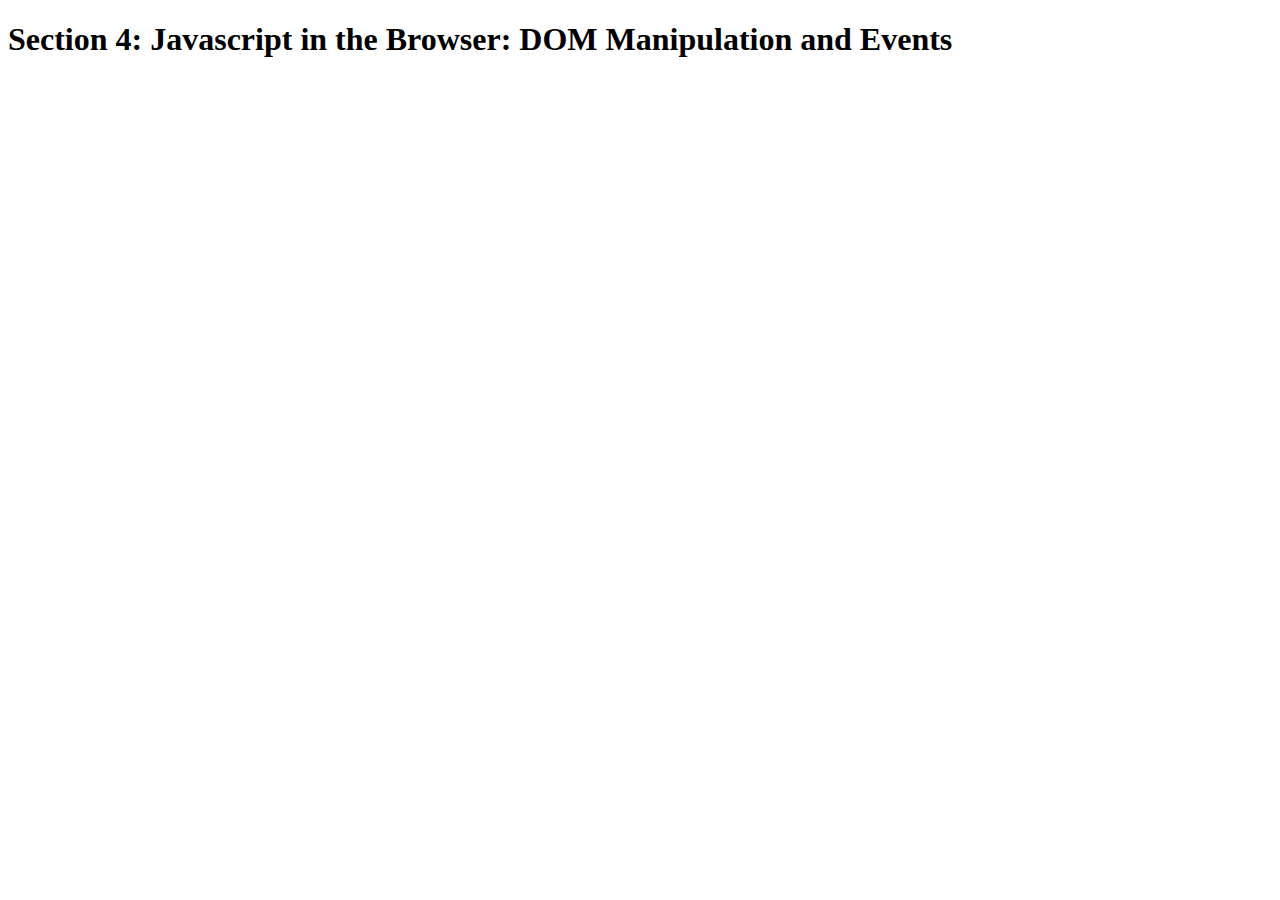
<file: s4/s4-js-in-broswer-dom-and-events.html>
<!DOCTYPE html>
<html lang="en">
    <head>
        <meta charset="UTF-8">
        <title>Section 4: Javascript in the Browser: DOM Manipulation and Events</title>
    </head>

    <body>
        <h1>Section 4: Javascript in the Browser: DOM Manipulation and Events</h1>
    </body>

    <script>

    /* *** 36. Lecture: The DOM and DOM Manipulation *** */

/*
    DOM manipulation = technical term referring to making JS **interact** with a web page. If we change the DOM we change the webpage.

    DOM = Document Object Model. It is a structured representation of a HTML document, that can be used to connect webpages to scripts or programming languages, like JS.
      - each HTML element can be represented by a box
      - for each HTML 'box', there is an object in the DOM that we can access and interact with.

    JS and the DOM are two different things. We can use JS methods to interact with the DOM and change the webpage. Methods are functions attached to some object (in this case, the document object)
*/
    /* ========================================================= */


    /* *** 38. Lecture: Project Setup and Details *** */

  /*
    GAME RULES:

    - The game has 2 players, playing in rounds
    - In each turn, a player rolls a dice as many times as he whishes. Each result get added to his ROUND score
    - BUT, if the player rolls a 1, all his ROUND score gets lost. After that, it's the next player's turn
    - The player can choose to 'Hold', which means that his ROUND score gets added to his GLBAL score. After that, it's the next player's turn
    - The first player to reach 100 points on GLOBAL score wins the game

  */

    /* ========================================================= */


    /* *** 39. Lecture: The DOM and DOM Manipulation *** */

    /* ========================================================= */


    /* *** 40. Lecture: Events and Event Handling: Rolling the Dice *** */

    /* ========================================================= */


    /* *** 41. Lecture: Updating Scores and Changing the Active Player *** */

    /* ========================================================= */


    /* *** 42. Lecture: Implementing Our 'Hold' Function and and the DRY Principle *** */

    /* ========================================================= */


    /* *** 43. Lecture: Creating a Game Initialization Function *** */

    /* ========================================================= */


    /* *** 44. Lecture: Finishing Touches: State Variables *** */

    /* ========================================================= */



    </script>
</html>
</file>
<file: s4/4-DOM-Pig-Game-Final/style.css>
/**********************************************
*** GENERAL
**********************************************/

.final-score {
    position: absolute;
    left: 50%;
    transform: translateX(-50%);
    top: 520px;
    color: #555;
    font-size: 18px;
    font-family: 'Lato';
    text-align: center;
    padding: 10px;
    width: 160px;
    text-transform: uppercase;
}

.final-score:focus { outline: none; }

#dice-1 { top: 120px; }
#dice-2 { top: 250px; }


* {
    margin: 0;
    padding: 0;
    box-sizing: border-box;
    
}

.clearfix::after {
    content: "";
    display: table;
    clear: both;
}

body {
    background-image: linear-gradient(rgba(62, 20, 20, 0.4), rgba(62, 20, 20, 0.4)), url(back.jpg);
    background-size: cover;
    background-position: center;
    font-family: Lato;
    font-weight: 300;
    position: relative;
    height: 100vh;
    color: #555;
}

.wrapper {
    width: 1000px;
    position: absolute;
    top: 50%;
    left: 50%;
    transform: translate(-50%, -50%);
    background-color: #fff;
    box-shadow: 0px 10px 50px rgba(0, 0, 0, 0.3);
    overflow: hidden;
}

.player-0-panel,
.player-1-panel {
    width: 50%;
    float: left;
    height: 600px;
    padding: 100px;
}



/**********************************************
*** PLAYERS
**********************************************/

.player-name {
    font-size: 40px;
    text-align: center;
    text-transform: uppercase;
    letter-spacing: 2px;
    font-weight: 100;
    margin-top: 20px;
    margin-bottom: 10px;
    position: relative;
}

.player-score {
    text-align: center;
    font-size: 80px;
    font-weight: 100;
    color: #EB4D4D;
    margin-bottom: 130px;
}

.active { background-color: #f7f7f7; }
.active .player-name { font-weight: 300; }

.active .player-name::after {
    content: "\2022";
    font-size: 47px;
    position: absolute;
    color: #EB4D4D;
    top: -7px;
    right: 10px;
    
}

.player-current-box {
    background-color: #EB4D4D;
    color: #fff;
    width: 40%;
    margin: 0 auto;
    padding: 12px;
    text-align: center;
}

.player-current-label {
    text-transform: uppercase;
    margin-bottom: 10px;
    font-size: 12px;
    color: #222;
}

.player-current-score {
    font-size: 30px;
}

button {
    position: absolute;
    width: 200px;
    left: 50%;
    transform: translateX(-50%);
    color: #555;
    background: none;
    border: none;
    font-family: Lato;
    font-size: 20px;
    text-transform: uppercase;
    cursor: pointer;
    font-weight: 300;
    transition: background-color 0.3s, color 0.3s;
}

button:hover { font-weight: 600; }
button:hover i { margin-right: 20px; }

button:focus {
    outline: none;
}

i {
    color: #EB4D4D;
    display: inline-block;
    margin-right: 15px;
    font-size: 32px;
    line-height: 1;
    vertical-align: text-top;
    margin-top: -4px;
    transition: margin 0.3s;
}

.btn-new { top: 45px;}
.btn-roll { top: 403px;}
.btn-hold { top: 467px;}

.dice {
    position: absolute;
    left: 50%;
    top: 178px;
    transform: translateX(-50%);
    height: 100px;
    box-shadow: 0px 10px 60px rgba(0, 0, 0, 0.10);
}

.winner { background-color: #f7f7f7; }
.winner .player-name { font-weight: 300; color: #EB4D4D; }
</file>
<file: s4/4-DOM-Pig-Game/style.css>
/**********************************************
*** GENERAL
**********************************************/

* {
    margin: 0;
    padding: 0;
    box-sizing: border-box;

}

.clearfix::after {
    content: "";
    display: table;
    clear: both;
}

body {
    background-image: linear-gradient(rgba(62, 20, 20, 0.4), rgba(62, 20, 20, 0.4)), url(back.jpg);
    background-size: cover;
    background-position: center;
    font-family: Lato;
    font-weight: 300;
    position: relative;
    height: 100vh;
    color: #555;
}

.wrapper {
    width: 1000px;
    position: absolute;
    top: 50%;
    left: 50%;
    transform: translate(-50%, -50%);
    background-color: #fff;
    box-shadow: 0px 10px 50px rgba(0, 0, 0, 0.3);
    overflow: hidden;
}

.player-0-panel,
.player-1-panel {
    width: 50%;
    float: left;
    height: 600px;
    padding: 100px;
}



/**********************************************
*** PLAYERS
**********************************************/

.player-name {
    font-size: 40px;
    text-align: center;
    text-transform: uppercase;
    letter-spacing: 2px;
    font-weight: 100;
    margin-top: 20px;
    margin-bottom: 10px;
    position: relative;
}

.player-score {
    text-align: center;
    font-size: 80px;
    font-weight: 100;
    color: #EB4D4D;
    margin-bottom: 130px;
}

.active { background-color: #f7f7f7; }
.active .player-name { font-weight: 300; }

.active .player-name::after {
    content: "\2022";
    font-size: 47px;
    position: absolute;
    color: #EB4D4D;
    top: -7px;
    right: 10px;

}

.player-current-box {
    background-color: #EB4D4D;
    color: #fff;
    width: 40%;
    margin: 0 auto;
    padding: 12px;
    text-align: center;
}

.player-current-label {
    text-transform: uppercase;
    margin-bottom: 10px;
    font-size: 12px;
    color: #222;
}

.player-current-score {
    font-size: 30px;
}

button {
    position: absolute;
    width: 200px;
    left: 50%;
    transform: translateX(-50%);
    color: #555;
    background: none;
    border: none;
    font-family: Lato;
    font-size: 20px;
    text-transform: uppercase;
    cursor: pointer;
    font-weight: 300;
    transition: background-color 0.3s, color 0.3s;
}

button:hover { font-weight: 600; }
button:hover i { margin-right: 20px; }

button:focus {
    outline: none;
}

i {
    color: #EB4D4D;
    display: inline-block;
    margin-right: 15px;
    font-size: 32px;
    line-height: 1;
    vertical-align: text-top;
    margin-top: -4px;
    transition: margin 0.3s;
}

.btn-new { top: 45px;}
.btn-roll { top: 403px;}
.btn-hold { top: 467px;}

.dice {
    position: absolute;
    left: 50%;
    top: 178px;
    transform: translateX(-50%);
    height: 100px;
    box-shadow: 0px 10px 60px rgba(0, 0, 0, 0.10);
}

.winner { background-color: #f7f7f7; }
.winner .player-name { font-weight: 300; color: #EB4D4D; }
</file>
